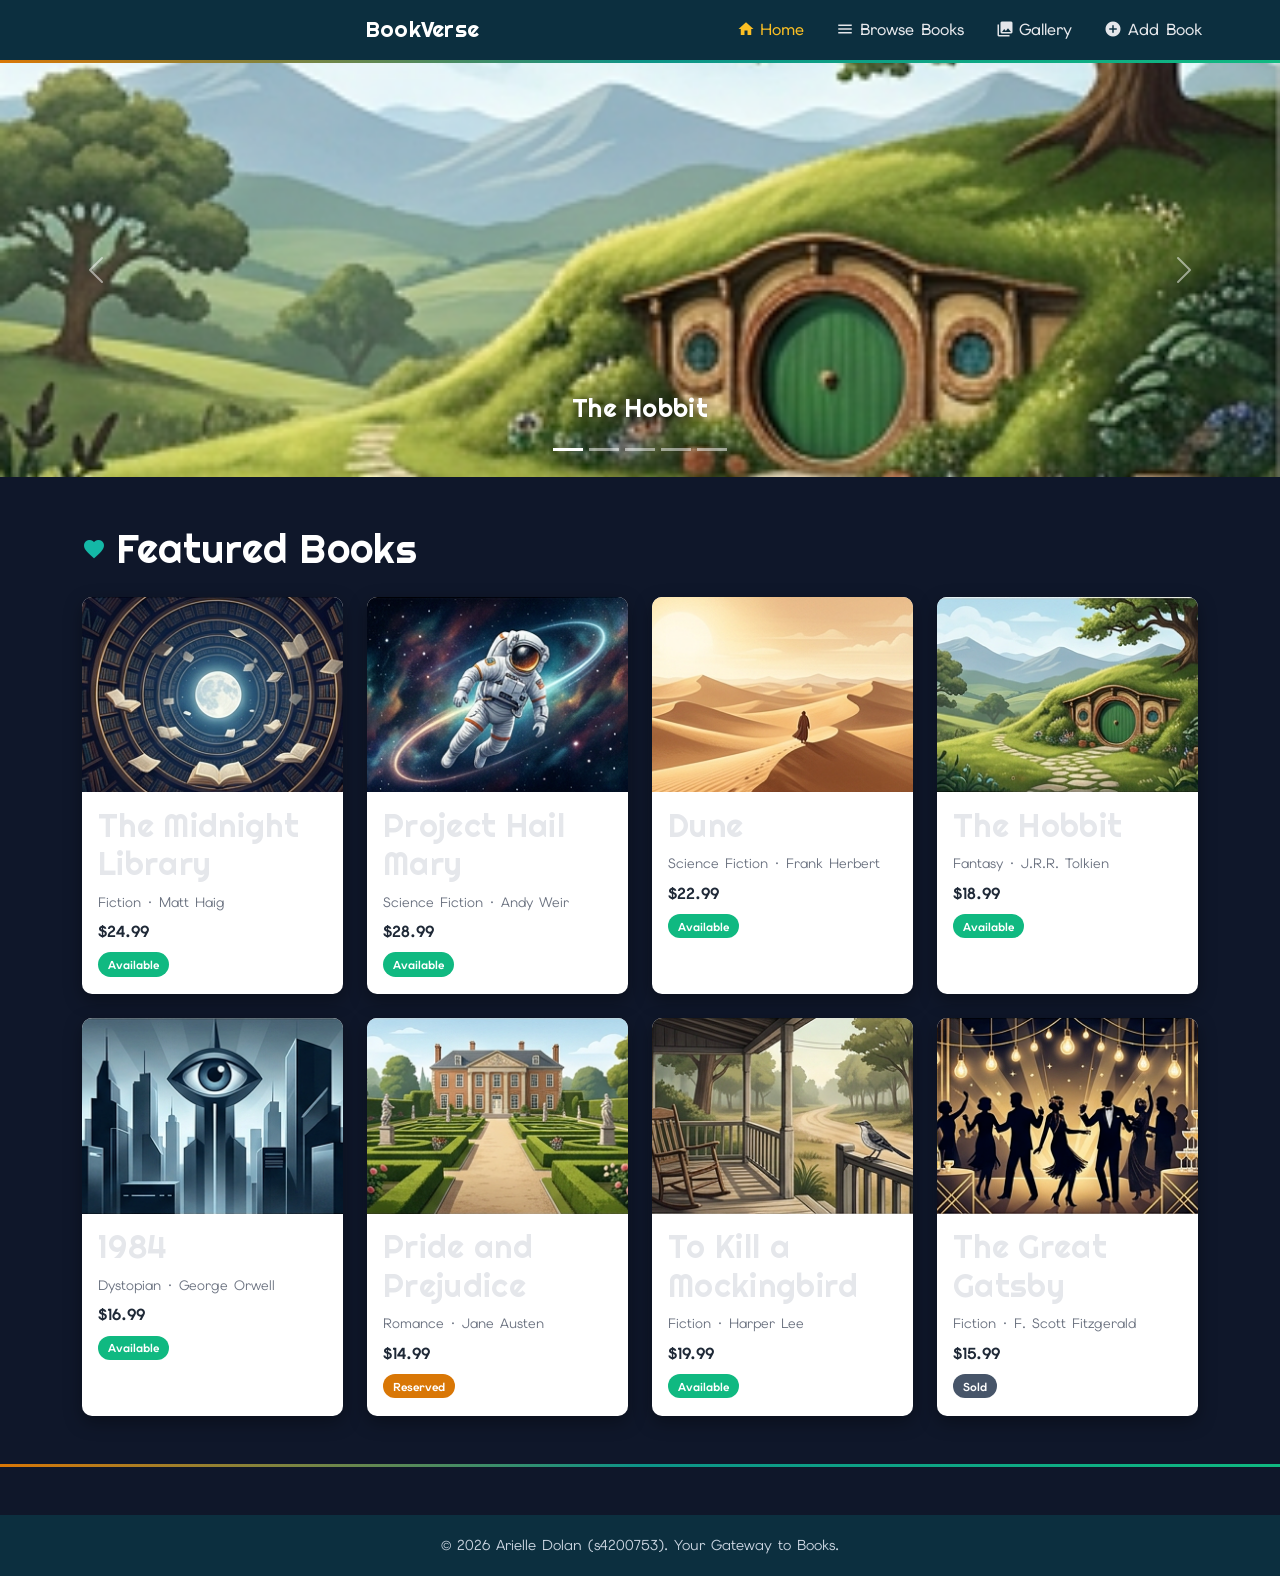
<file: index.html>
<!DOCTYPE html>
<html lang="en">
<head>
  <meta charset="UTF-8">
  <meta name="viewport" content="width=device-width, initial-scale=1.0">
  <title>BookVerse | Home</title>
  <link rel="icon" type="image/svg+xml" href="assets/images/favicon.svg">

  <link rel="preconnect" href="https://fonts.googleapis.com">
  <link href="https://fonts.googleapis.com/css2?family=Righteous&family=Elms+Sans:wght@400;500;600;700&display=swap" rel="stylesheet">
  <link href="https://fonts.googleapis.com/icon?family=Material+Icons" rel="stylesheet">

  <link href="https://cdn.jsdelivr.net/npm/bootstrap@5.3.3/dist/css/bootstrap.min.css" rel="stylesheet">
  <link rel="stylesheet" href="assets/css/style.css">
</head>
<body>

  <!-- ============================= HEADER ============================= -->
  <header class="site-header">
    <nav class="navbar navbar-expand-lg navbar-dark container py-2">
      <a class="navbar-brand brand" href="index.html">
        <span class="material-icons" aria-hidden="true">auto_stories</span>
        BookVerse
      </a>
      <button class="navbar-toggler" type="button" data-bs-toggle="collapse" data-bs-target="#mainNav" aria-controls="mainNav" aria-expanded="false" aria-label="Toggle navigation">
        <span class="navbar-toggler-icon"></span>
      </button>
      <div class="collapse navbar-collapse justify-content-end" id="mainNav">
        <ul class="navbar-nav gap-lg-3">
          <li class="nav-item"><a class="nav-link active" aria-current="page" href="index.html"><span class="material-icons">home</span>Home</a></li>
          <li class="nav-item"><a class="nav-link" href="books.html"><span class="material-icons">menu</span>Browse Books</a></li>
          <li class="nav-item"><a class="nav-link" href="gallery.html"><span class="material-icons">photo_library</span>Gallery</a></li>
          <li class="nav-item"><a class="nav-link" href="add.html"><span class="material-icons">add_circle</span>Add Book</a></li>
        </ul>
      </div>
    </nav>
  </header>
  <div class="gradient-rule"></div>

  <!-- ============================= MAIN ============================= -->
  <main>

    <!-- Hero carousel -->
    <div id="heroCarousel" class="carousel slide hero-carousel" data-bs-ride="carousel">
      <div class="carousel-indicators">
        <button type="button" data-bs-target="#heroCarousel" data-bs-slide-to="0" class="active" aria-current="true" aria-label="Slide 1"></button>
        <button type="button" data-bs-target="#heroCarousel" data-bs-slide-to="1" aria-label="Slide 2"></button>
        <button type="button" data-bs-target="#heroCarousel" data-bs-slide-to="2" aria-label="Slide 3"></button>
        <button type="button" data-bs-target="#heroCarousel" data-bs-slide-to="3" aria-label="Slide 4"></button>
        <button type="button" data-bs-target="#heroCarousel" data-bs-slide-to="4" aria-label="Slide 5"></button>
      </div>
      <div class="carousel-inner">
        <div class="carousel-item active">
          <img src="assets/images/covers/4.png" alt="The Hobbit">
          <div class="carousel-caption"><h2>The Hobbit</h2></div>
        </div>
        <div class="carousel-item">
          <img src="assets/images/covers/3.png" alt="Dune">
          <div class="carousel-caption"><h2>Dune</h2></div>
        </div>
        <div class="carousel-item">
          <img src="assets/images/covers/1.png" alt="The Midnight Library">
          <div class="carousel-caption"><h2>The Midnight Library</h2></div>
        </div>
        <div class="carousel-item">
          <img src="assets/images/covers/5.png" alt="1984">
          <div class="carousel-caption"><h2>1984</h2></div>
        </div>
        <div class="carousel-item">
          <img src="assets/images/covers/9.png" alt="Educated">
          <div class="carousel-caption"><h2>Educated</h2></div>
        </div>
      </div>
      <button class="carousel-control-prev" type="button" data-bs-target="#heroCarousel" data-bs-slide="prev">
        <span class="carousel-control-prev-icon" aria-hidden="true"></span>
        <span class="visually-hidden">Previous</span>
      </button>
      <button class="carousel-control-next" type="button" data-bs-target="#heroCarousel" data-bs-slide="next">
        <span class="carousel-control-next-icon" aria-hidden="true"></span>
        <span class="visually-hidden">Next</span>
      </button>
    </div>

    <!-- Featured books -->
    <section class="container py-5">
      <h1 class="section-title"><span class="material-icons">favorite</span>Featured Books</h1>

      <div class="row g-4">

        <div class="col-12 col-sm-6 col-lg-3">
          <div class="book-card">
            <img src="assets/images/covers/1.png" alt="The Midnight Library" data-gallery-img data-title="The Midnight Library by Matt Haig">
            <div class="card-body">
              <h2>The Midnight Library</h2>
              <p>Fiction &middot; Matt Haig</p>
              <span class="price">$24.99</span>
              <span class="status-badge" data-status="Available">Available</span>
            </div>
          </div>
        </div>

        <div class="col-12 col-sm-6 col-lg-3">
          <div class="book-card">
            <img src="assets/images/covers/2.png" alt="Project Hail Mary" data-gallery-img data-title="Project Hail Mary by Andy Weir">
            <div class="card-body">
              <h2>Project Hail Mary</h2>
              <p>Science Fiction &middot; Andy Weir</p>
              <span class="price">$28.99</span>
              <span class="status-badge" data-status="Available">Available</span>
            </div>
          </div>
        </div>

        <div class="col-12 col-sm-6 col-lg-3">
          <div class="book-card">
            <img src="assets/images/covers/3.png" alt="Dune" data-gallery-img data-title="Dune by Frank Herbert">
            <div class="card-body">
              <h2>Dune</h2>
              <p>Science Fiction &middot; Frank Herbert</p>
              <span class="price">$22.99</span>
              <span class="status-badge" data-status="Available">Available</span>
            </div>
          </div>
        </div>

        <div class="col-12 col-sm-6 col-lg-3">
          <div class="book-card">
            <img src="assets/images/covers/4.png" alt="The Hobbit" data-gallery-img data-title="The Hobbit by J.R.R. Tolkien">
            <div class="card-body">
              <h2>The Hobbit</h2>
              <p>Fantasy &middot; J.R.R. Tolkien</p>
              <span class="price">$18.99</span>
              <span class="status-badge" data-status="Available">Available</span>
            </div>
          </div>
        </div>

        <div class="col-12 col-sm-6 col-lg-3">
          <div class="book-card">
            <img src="assets/images/covers/5.png" alt="1984" data-gallery-img data-title="1984 by George Orwell">
            <div class="card-body">
              <h2>1984</h2>
              <p>Dystopian &middot; George Orwell</p>
              <span class="price">$16.99</span>
              <span class="status-badge" data-status="Available">Available</span>
            </div>
          </div>
        </div>

        <div class="col-12 col-sm-6 col-lg-3">
          <div class="book-card">
            <img src="assets/images/covers/6.png" alt="Pride and Prejudice" data-gallery-img data-title="Pride and Prejudice by Jane Austen">
            <div class="card-body">
              <h2>Pride and Prejudice</h2>
              <p>Romance &middot; Jane Austen</p>
              <span class="price">$14.99</span>
              <span class="status-badge" data-status="Reserved">Reserved</span>
            </div>
          </div>
        </div>

        <div class="col-12 col-sm-6 col-lg-3">
          <div class="book-card">
            <img src="assets/images/covers/7.png" alt="To Kill a Mockingbird" data-gallery-img data-title="To Kill a Mockingbird by Harper Lee">
            <div class="card-body">
              <h2>To Kill a Mockingbird</h2>
              <p>Fiction &middot; Harper Lee</p>
              <span class="price">$19.99</span>
              <span class="status-badge" data-status="Available">Available</span>
            </div>
          </div>
        </div>

        <div class="col-12 col-sm-6 col-lg-3">
          <div class="book-card">
            <img src="assets/images/covers/8.png" alt="The Great Gatsby" data-gallery-img data-title="The Great Gatsby by F. Scott Fitzgerald">
            <div class="card-body">
              <h2>The Great Gatsby</h2>
              <p>Fiction &middot; F. Scott Fitzgerald</p>
              <span class="price">$15.99</span>
              <span class="status-badge" data-status="Sold">Sold</span>
            </div>
          </div>
        </div>

      </div>
    </section>

  </main>

  <!-- Shared modal -->
  <div class="modal fade" id="imageModal" tabindex="-1" role="dialog" aria-labelledby="imageModalLabel" aria-hidden="true">
    <div class="modal-dialog modal-dialog-centered modal-lg">
      <div class="modal-content">
        <div class="modal-header">
          <h3 class="modal-title" id="imageModalLabel">Book cover</h3>
          <button type="button" class="btn-close" data-bs-dismiss="modal" aria-label="Close"></button>
        </div>
        <div class="modal-body text-center">
          <img id="imageModalImg" src="assets/images/covers/1.png" alt="Selected book cover" class="img-fluid rounded">
        </div>
        <div class="modal-footer justify-content-between">
          <button type="button" class="btn btn-secondary" id="modalPrevBtn">&lsaquo; Previous</button>
          <button type="button" class="btn btn-brand" id="modalNextBtn">Next &rsaquo;</button>
        </div>
      </div>
    </div>
  </div>

  <!-- ============================= FOOTER ============================= -->
  <div class="gradient-rule"></div>
  <footer class="site-footer">
    <p class="mb-0">&copy; 2026 Arielle Dolan (s4200753). Your Gateway to Books.</p>
  </footer>

  <script src="https://cdn.jsdelivr.net/npm/bootstrap@5.3.3/dist/js/bootstrap.bundle.min.js"></script>
  <script src="assets/js/scripts.js"></script>
</body>
</html>
</file>
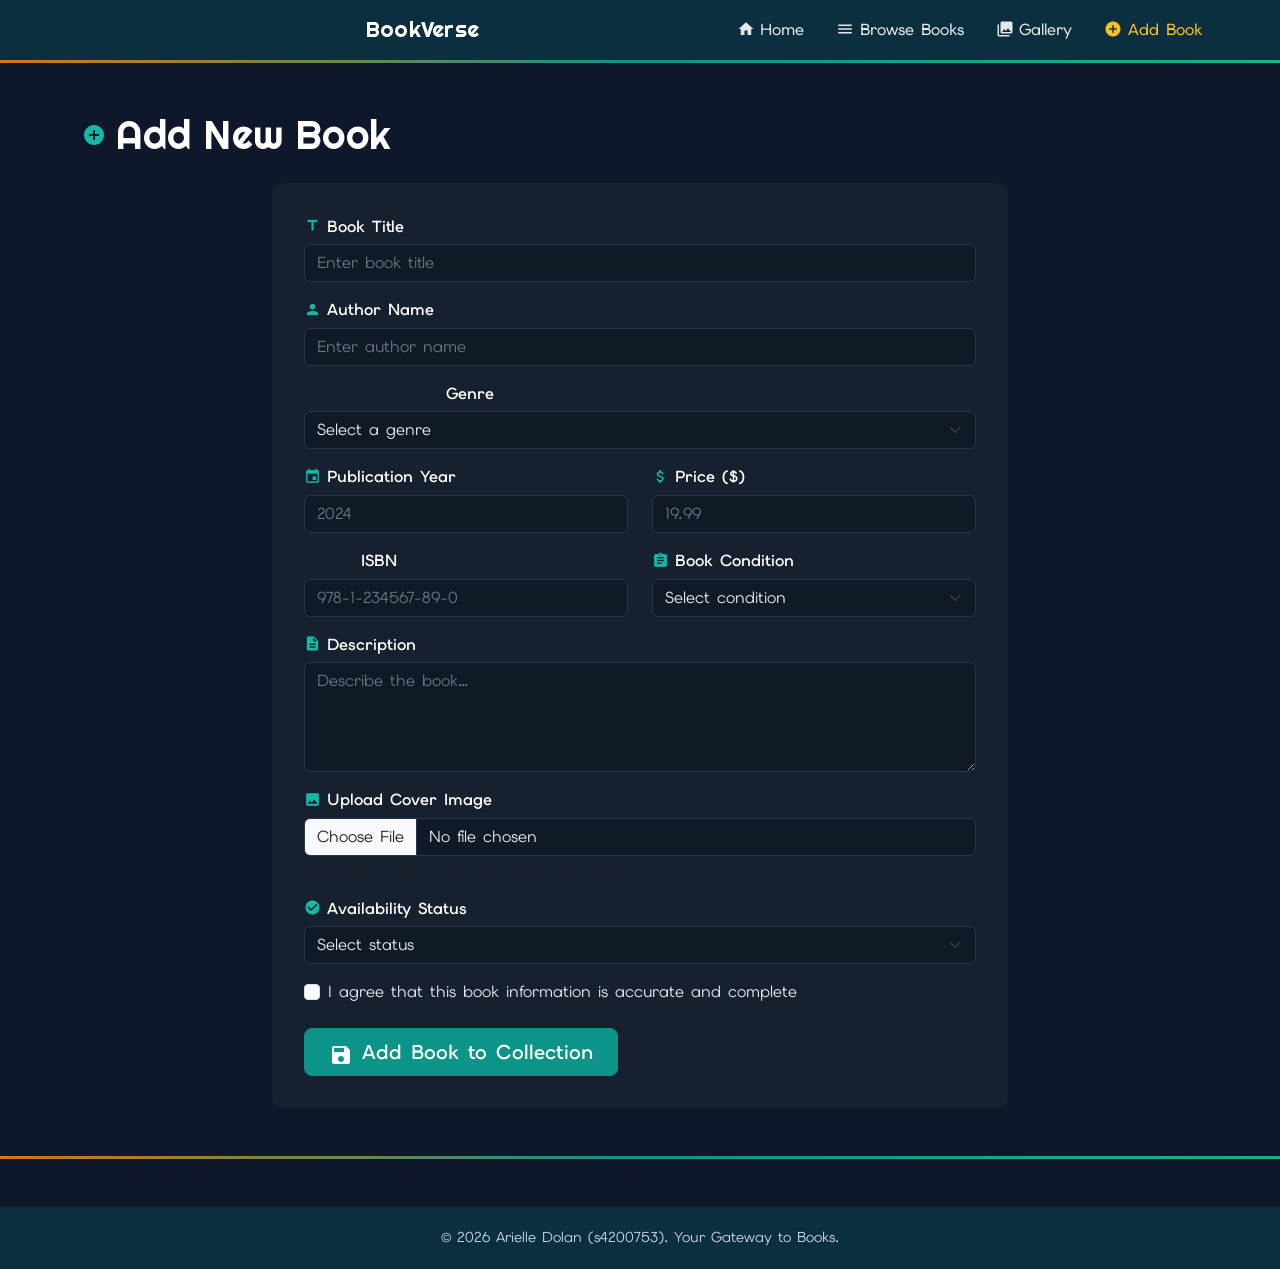
<file: add.html>
<!DOCTYPE html>
<html lang="en">
<head>
  <meta charset="UTF-8">
  <meta name="viewport" content="width=device-width, initial-scale=1.0">
  <title>BookVerse | Add a Book</title>
  <link rel="icon" type="image/svg+xml" href="assets/images/favicon.svg">

  <link rel="preconnect" href="https://fonts.googleapis.com">
  <link href="https://fonts.googleapis.com/css2?family=Righteous&family=Elms+Sans:wght@400;500;600;700&display=swap" rel="stylesheet">
  <link href="https://fonts.googleapis.com/icon?family=Material+Icons" rel="stylesheet">

  <link href="https://cdn.jsdelivr.net/npm/bootstrap@5.3.3/dist/css/bootstrap.min.css" rel="stylesheet">
  <link rel="stylesheet" href="assets/css/style.css">
</head>
<body>

  <header class="site-header">
    <nav class="navbar navbar-expand-lg navbar-dark container py-2">
      <a class="navbar-brand brand" href="index.html">
        <span class="material-icons" aria-hidden="true">auto_stories</span>
        BookVerse
      </a>
      <button class="navbar-toggler" type="button" data-bs-toggle="collapse" data-bs-target="#mainNav" aria-controls="mainNav" aria-expanded="false" aria-label="Toggle navigation">
        <span class="navbar-toggler-icon"></span>
      </button>
      <div class="collapse navbar-collapse justify-content-end" id="mainNav">
        <ul class="navbar-nav gap-lg-3">
          <li class="nav-item"><a class="nav-link" href="index.html"><span class="material-icons">home</span>Home</a></li>
          <li class="nav-item"><a class="nav-link" href="books.html"><span class="material-icons">menu</span>Browse Books</a></li>
          <li class="nav-item"><a class="nav-link" href="gallery.html"><span class="material-icons">photo_library</span>Gallery</a></li>
          <li class="nav-item"><a class="nav-link active" aria-current="page" href="add.html"><span class="material-icons">add_circle</span>Add Book</a></li>
        </ul>
      </div>
    </nav>
  </header>
  <div class="gradient-rule"></div>

  <main class="container py-5">
    <h1 class="section-title"><span class="material-icons">add_circle</span>Add New Book</h1>

    <div class="alert alert-success d-none" id="formSuccessAlert" role="alert">
      <span class="material-icons align-middle" aria-hidden="true">check_circle</span>
      Thanks — your book has been added to the collection (demo only, not saved).
    </div>

    <div class="row justify-content-center">
      <div class="col-lg-8">
        <form id="addBookForm" class="form-panel" novalidate>

          <div class="mb-3">
            <label for="title"><span class="material-icons">title</span>Book Title</label>
            <input type="text" class="form-control" id="title" name="title" placeholder="Enter book title" required minlength="2" maxlength="150">
            <div class="invalid-feedback">Please enter the book's title.</div>
          </div>

          <div class="mb-3">
            <label for="author"><span class="material-icons">person</span>Author Name</label>
            <input type="text" class="form-control" id="author" name="author" placeholder="Enter author name" required minlength="2" maxlength="120">
            <div class="invalid-feedback">Please enter the author's name.</div>
          </div>

          <div class="mb-3">
            <label for="genre"><span class="material-icons">category</span>Genre</label>
            <select class="form-select" id="genre" name="genre" required>
              <option value="" selected disabled>Select a genre</option>
              <option>Fiction</option>
              <option>Science Fiction</option>
              <option>Fantasy</option>
              <option>Dystopian</option>
              <option>Romance</option>
              <option>Memoir</option>
              <option>Self-Help</option>
              <option>Non-Fiction</option>
            </select>
            <div class="invalid-feedback">Please select a genre.</div>
          </div>

          <div class="row">
            <div class="col-md-6 mb-3">
              <label for="year"><span class="material-icons">event</span>Publication Year</label>
              <input type="number" class="form-control" id="year" name="year" placeholder="2024" required min="1000" max="2026">
              <div class="invalid-feedback">Enter a valid publication year.</div>
            </div>
            <div class="col-md-6 mb-3">
              <label for="price"><span class="material-icons">attach_money</span>Price ($)</label>
              <input type="number" class="form-control" id="price" name="price" placeholder="19.99" required min="0" step="0.01">
              <div class="invalid-feedback">Enter a price of $0 or more.</div>
            </div>
          </div>

          <div class="row">
            <div class="col-md-6 mb-3">
              <label for="isbn"><span class="material-icons">tag</span>ISBN</label>
              <input type="text" class="form-control" id="isbn" name="isbn" placeholder="978-1-234567-89-0" required pattern="^[0-9\-]{10,17}$">
              <div class="invalid-feedback">Enter a valid ISBN (digits and hyphens only).</div>
            </div>
            <div class="col-md-6 mb-3">
              <label for="condition"><span class="material-icons">assignment</span>Book Condition</label>
              <select class="form-select" id="condition" name="condition" required>
                <option value="" selected disabled>Select condition</option>
                <option>New</option>
                <option>Like New</option>
                <option>Good</option>
                <option>Fair</option>
                <option>Well-loved</option>
              </select>
              <div class="invalid-feedback">Please select a condition.</div>
            </div>
          </div>

          <div class="mb-3">
            <label for="description"><span class="material-icons">description</span>Description</label>
            <textarea class="form-control" id="description" name="description" rows="4" placeholder="Describe the book…" required minlength="10" maxlength="600"></textarea>
            <div class="invalid-feedback">Add a short description (at least 10 characters).</div>
          </div>

          <div class="mb-3">
            <label for="image_path"><span class="material-icons">image</span>Upload Cover Image</label>
            <input type="file" class="form-control" id="image_path" name="image_path" accept=".jpg,.jpeg,.png,.gif,.webp" required>
            <div class="form-text">Accepted formats: JPG, JPEG, PNG, GIF, WEBP.</div>
            <div class="invalid-feedback" id="imagePathFeedback">Please choose an image file.</div>
            <div id="fileSelectedLabel" class="text-success small mt-1"></div>
            <img id="imagePreview" class="image-preview" src="assets/images/covers/1.png" alt="Cover preview">
          </div>

          <div class="mb-3">
            <label for="status"><span class="material-icons">check_circle</span>Availability Status</label>
            <select class="form-select" id="status" name="status" required>
            <option value="" selected disabled>Select status</option>
              <option>Available</option>
              <option>Reserved</option>
              <option>Sold</option>
            </select>
          </div>

          <div class="form-check mb-4">
            <input class="form-check-input" type="checkbox" id="confirmAccurate" required>
            <label class="form-check-label" for="confirmAccurate">
              I agree that this book information is accurate and complete
            </label>
            <div class="invalid-feedback">You must confirm before submitting.</div>
          </div>

          <button type="submit" class="btn btn-brand btn-lg px-4">
            <span class="material-icons align-middle" aria-hidden="true">save</span>
            Add Book to Collection
          </button>
        </form>
      </div>
    </div>
  </main>

  <div class="gradient-rule"></div>
  <footer class="site-footer">
    <p class="mb-0">&copy; 2026 Arielle Dolan (s4200753). Your Gateway to Books.</p>
  </footer>

  <script src="https://cdn.jsdelivr.net/npm/bootstrap@5.3.3/dist/js/bootstrap.bundle.min.js"></script>
  <script src="assets/js/scripts.js"></script>
</body>
</html>
</file>
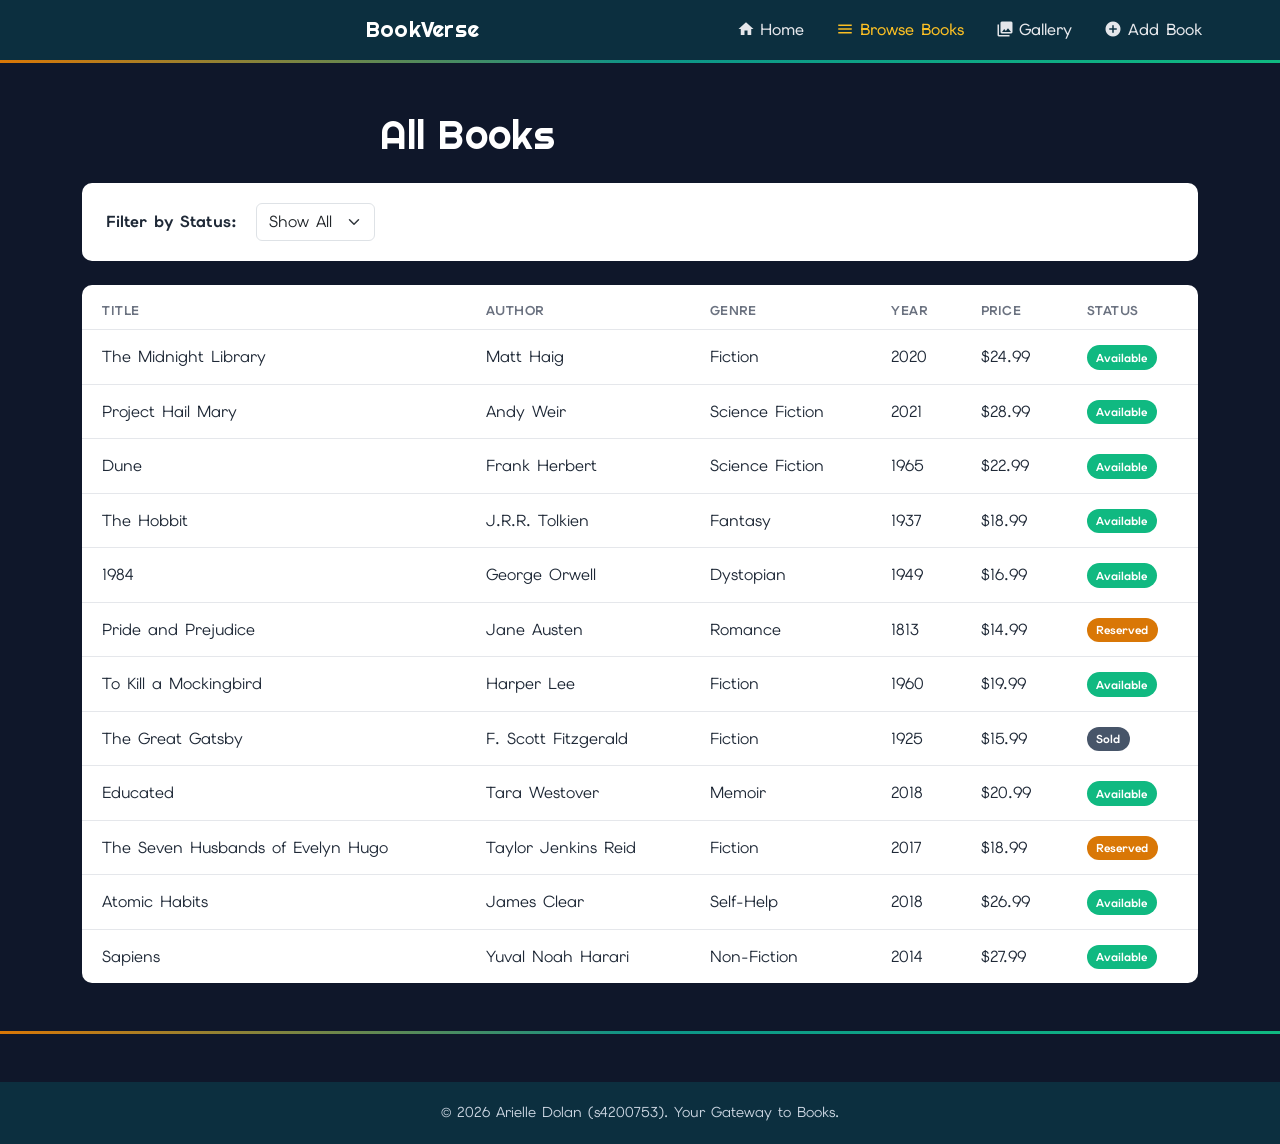
<file: books.html>
<!DOCTYPE html>
<html lang="en">
<head>
  <meta charset="UTF-8">
  <meta name="viewport" content="width=device-width, initial-scale=1.0">
  <title>BookVerse | Browse Books</title>
  <link rel="icon" type="image/svg+xml" href="assets/images/favicon.svg">

  <link rel="preconnect" href="https://fonts.googleapis.com">
  <link href="https://fonts.googleapis.com/css2?family=Righteous&family=Elms+Sans:wght@400;500;600;700&display=swap" rel="stylesheet">
  <link href="https://fonts.googleapis.com/icon?family=Material+Icons" rel="stylesheet">

  <link href="https://cdn.jsdelivr.net/npm/bootstrap@5.3.3/dist/css/bootstrap.min.css" rel="stylesheet">
  <link rel="stylesheet" href="assets/css/style.css">
</head>
<body>

  <header class="site-header">
    <nav class="navbar navbar-expand-lg navbar-dark container py-2">
      <a class="navbar-brand brand" href="index.html">
        <span class="material-icons" aria-hidden="true">auto_stories</span>
        BookVerse
      </a>
      <button class="navbar-toggler" type="button" data-bs-toggle="collapse" data-bs-target="#mainNav" aria-controls="mainNav" aria-expanded="false" aria-label="Toggle navigation">
        <span class="navbar-toggler-icon"></span>
      </button>
      <div class="collapse navbar-collapse justify-content-end" id="mainNav">
        <ul class="navbar-nav gap-lg-3">
          <li class="nav-item"><a class="nav-link" href="index.html"><span class="material-icons">home</span>Home</a></li>
          <li class="nav-item"><a class="nav-link active" aria-current="page" href="books.html"><span class="material-icons">menu</span>Browse Books</a></li>
          <li class="nav-item"><a class="nav-link" href="gallery.html"><span class="material-icons">photo_library</span>Gallery</a></li>
          <li class="nav-item"><a class="nav-link" href="add.html"><span class="material-icons">add_circle</span>Add Book</a></li>
        </ul>
      </div>
    </nav>
  </header>
  <div class="gradient-rule"></div>

  <main class="container py-5">
    <h1 class="section-title"><span class="material-icons">auto_stories</span>All Books</h1>

    <div class="filter-panel mb-4">
      <label for="statusFilter">Filter by Status:</label>
      <select id="statusFilter" class="form-select" aria-label="Filter books by status">
        <option value="All" selected>Show All</option>
        <option value="Available">Available</option>
        <option value="Reserved">Reserved</option>
        <option value="Sold">Sold</option>
      </select>
    </div>

    <div class="table-panel table-responsive">
      <table class="books-table">
        <thead>
          <tr>
            <th>Title</th>
            <th>Author</th>
            <th>Genre</th>
            <th>Year</th>
            <th>Price</th>
            <th>Status</th>
          </tr>
        </thead>
        <tbody>
          <tr data-status="Available">
            <td>The Midnight Library</td><td>Matt Haig</td><td>Fiction</td><td>2020</td><td>$24.99</td>
            <td><span class="status-badge" data-status="Available">Available</span></td>
          </tr>
          <tr data-status="Available">
            <td>Project Hail Mary</td><td>Andy Weir</td><td>Science Fiction</td><td>2021</td><td>$28.99</td>
            <td><span class="status-badge" data-status="Available">Available</span></td>
          </tr>
          <tr data-status="Available">
            <td>Dune</td><td>Frank Herbert</td><td>Science Fiction</td><td>1965</td><td>$22.99</td>
            <td><span class="status-badge" data-status="Available">Available</span></td>
          </tr>
          <tr data-status="Available">
            <td>The Hobbit</td><td>J.R.R. Tolkien</td><td>Fantasy</td><td>1937</td><td>$18.99</td>
            <td><span class="status-badge" data-status="Available">Available</span></td>
          </tr>
          <tr data-status="Available">
            <td>1984</td><td>George Orwell</td><td>Dystopian</td><td>1949</td><td>$16.99</td>
            <td><span class="status-badge" data-status="Available">Available</span></td>
          </tr>
          <tr data-status="Reserved">
            <td>Pride and Prejudice</td><td>Jane Austen</td><td>Romance</td><td>1813</td><td>$14.99</td>
            <td><span class="status-badge" data-status="Reserved">Reserved</span></td>
          </tr>
          <tr data-status="Available">
            <td>To Kill a Mockingbird</td><td>Harper Lee</td><td>Fiction</td><td>1960</td><td>$19.99</td>
            <td><span class="status-badge" data-status="Available">Available</span></td>
          </tr>
          <tr data-status="Sold">
            <td>The Great Gatsby</td><td>F. Scott Fitzgerald</td><td>Fiction</td><td>1925</td><td>$15.99</td>
            <td><span class="status-badge" data-status="Sold">Sold</span></td>
          </tr>
          <tr data-status="Available">
            <td>Educated</td><td>Tara Westover</td><td>Memoir</td><td>2018</td><td>$20.99</td>
            <td><span class="status-badge" data-status="Available">Available</span></td>
          </tr>
          <tr data-status="Reserved">
            <td>The Seven Husbands of Evelyn Hugo</td><td>Taylor Jenkins Reid</td><td>Fiction</td><td>2017</td><td>$18.99</td>
            <td><span class="status-badge" data-status="Reserved">Reserved</span></td>
          </tr>
          <tr data-status="Available">
            <td>Atomic Habits</td><td>James Clear</td><td>Self-Help</td><td>2018</td><td>$26.99</td>
            <td><span class="status-badge" data-status="Available">Available</span></td>
          </tr>
          <tr data-status="Available">
            <td>Sapiens</td><td>Yuval Noah Harari</td><td>Non-Fiction</td><td>2014</td><td>$27.99</td>
            <td><span class="status-badge" data-status="Available">Available</span></td>
          </tr>
        </tbody>
      </table>
    </div>
  </main>

  <div class="gradient-rule"></div>
  <footer class="site-footer">
    <p class="mb-0">&copy; 2026 Arielle Dolan (s4200753). Your Gateway to Books.</p>
  </footer>

  <script src="https://cdn.jsdelivr.net/npm/bootstrap@5.3.3/dist/js/bootstrap.bundle.min.js"></script>
  <script src="assets/js/scripts.js"></script>
</body>
</html>
</file>
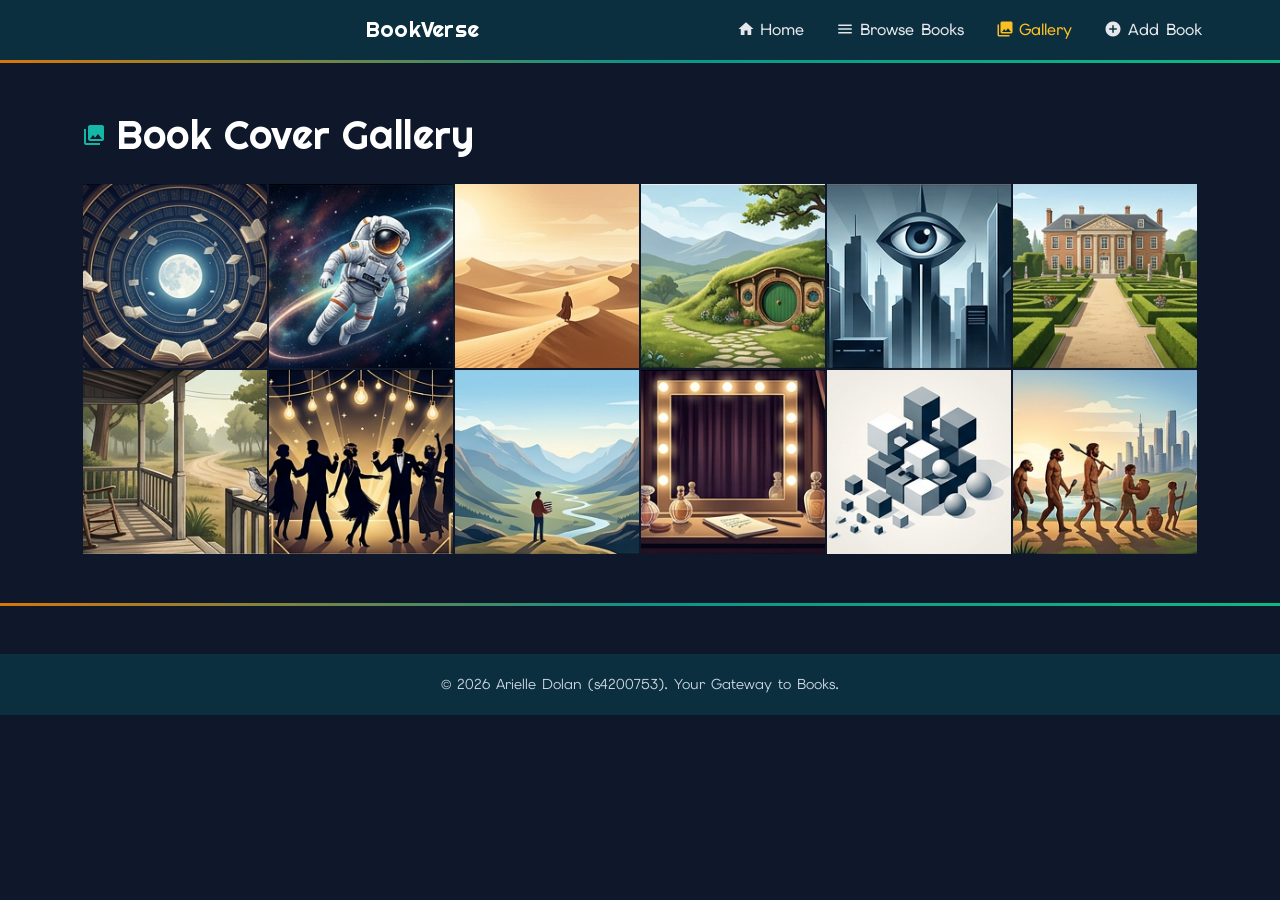
<file: gallery.html>
<!DOCTYPE html>
<html lang="en">
<head>
  <meta charset="UTF-8">
  <meta name="viewport" content="width=device-width, initial-scale=1.0">
  <title>BookVerse | Gallery</title>
  <link rel="icon" type="image/svg+xml" href="assets/images/favicon.svg">

  <link rel="preconnect" href="https://fonts.googleapis.com">
  <link href="https://fonts.googleapis.com/css2?family=Righteous&family=Elms+Sans:wght@400;500;600;700&display=swap" rel="stylesheet">
  <link href="https://fonts.googleapis.com/icon?family=Material+Icons" rel="stylesheet">

  <link href="https://cdn.jsdelivr.net/npm/bootstrap@5.3.3/dist/css/bootstrap.min.css" rel="stylesheet">
  <link rel="stylesheet" href="assets/css/style.css">
</head>
<body>

  <header class="site-header">
    <nav class="navbar navbar-expand-lg navbar-dark container py-2">
      <a class="navbar-brand brand" href="index.html">
        <span class="material-icons" aria-hidden="true">auto_stories</span>
        BookVerse
      </a>
      <button class="navbar-toggler" type="button" data-bs-toggle="collapse" data-bs-target="#mainNav" aria-controls="mainNav" aria-expanded="false" aria-label="Toggle navigation">
        <span class="navbar-toggler-icon"></span>
      </button>
      <div class="collapse navbar-collapse justify-content-end" id="mainNav">
        <ul class="navbar-nav gap-lg-3">
          <li class="nav-item"><a class="nav-link" href="index.html"><span class="material-icons">home</span>Home</a></li>
          <li class="nav-item"><a class="nav-link" href="books.html"><span class="material-icons">menu</span>Browse Books</a></li>
          <li class="nav-item"><a class="nav-link active" aria-current="page" href="gallery.html"><span class="material-icons">photo_library</span>Gallery</a></li>
          <li class="nav-item"><a class="nav-link" href="add.html"><span class="material-icons">add_circle</span>Add Book</a></li>
        </ul>
      </div>
    </nav>
  </header>
  <div class="gradient-rule"></div>

  <main class="container py-5">
    <h1 class="section-title"><span class="material-icons">photo_library</span>Book Cover Gallery</h1>

    <div class="gallery-grid">
      <img src="assets/images/covers/1.png" alt="The Midnight Library" data-gallery-img data-title="The Midnight Library by Matt Haig">
      <img src="assets/images/covers/2.png" alt="Project Hail Mary" data-gallery-img data-title="Project Hail Mary by Andy Weir">
      <img src="assets/images/covers/3.png" alt="Dune" data-gallery-img data-title="Dune by Frank Herbert">
      <img src="assets/images/covers/4.png" alt="The Hobbit" data-gallery-img data-title="The Hobbit by J.R.R. Tolkien">
      <img src="assets/images/covers/5.png" alt="1984" data-gallery-img data-title="1984 by George Orwell">
      <img src="assets/images/covers/6.png" alt="Pride and Prejudice" data-gallery-img data-title="Pride and Prejudice by Jane Austen">
      <img src="assets/images/covers/7.png" alt="To Kill a Mockingbird" data-gallery-img data-title="To Kill a Mockingbird by Harper Lee">
      <img src="assets/images/covers/8.png" alt="The Great Gatsby" data-gallery-img data-title="The Great Gatsby by F. Scott Fitzgerald">
      <img src="assets/images/covers/9.png" alt="Educated" data-gallery-img data-title="Educated by Tara Westover">
      <img src="assets/images/covers/10.png" alt="The Seven Husbands of Evelyn Hugo" data-gallery-img data-title="The Seven Husbands of Evelyn Hugo by Taylor Jenkins Reid">
      <img src="assets/images/covers/11.png" alt="Atomic Habits" data-gallery-img data-title="Atomic Habits by James Clear">
      <img src="assets/images/covers/12.png" alt="Sapiens" data-gallery-img data-title="Sapiens by Yuval Noah Harari">
    </div>
  </main>

  <!-- Shared modal -->
  <div class="modal fade" id="imageModal" tabindex="-1" role="dialog" aria-labelledby="imageModalLabel" aria-hidden="true">
    <div class="modal-dialog modal-dialog-centered modal-lg">
      <div class="modal-content">
        <div class="modal-header">
          <h2 class="modal-title" id="imageModalLabel">Book cover</h2>
          <button type="button" class="btn-close" data-bs-dismiss="modal" aria-label="Close"></button>
        </div>
        <div class="modal-body text-center">
          <img id="imageModalImg" src="assets/images/covers/1.png" alt="Selected book cover" class="img-fluid rounded">
        </div>
        <div class="modal-footer justify-content-between">
          <button type="button" class="btn btn-secondary" id="modalPrevBtn">&lsaquo; Previous</button>
          <button type="button" class="btn btn-brand" id="modalNextBtn">Next &rsaquo;</button>
        </div>
      </div>
    </div>
  </div>

  <div class="gradient-rule"></div>
  <footer class="site-footer">
    <p class="mb-0">&copy; 2026 Arielle Dolan (s4200753). Your Gateway to Books.</p>
  </footer>

  <script src="https://cdn.jsdelivr.net/npm/bootstrap@5.3.3/dist/js/bootstrap.bundle.min.js"></script>
  <script src="assets/js/scripts.js"></script>
</body>
</html>
</file>
<file: assets/css/style.css>
/* ==========================================================================
   BookVerse — custom stylesheet
   Colours below are the exact brand tokens from the assessment brief.
   Dark background/navbar/footer tones were sampled from the reference
   screenshots since the brief's palette only defines card/content colours.
   ========================================================================== */

:root {
  /* --- brand colours (from assessment brief) --- */
  --primary: #0d9488;
  --primary-dark: #0f766e;
  --primary-light: #14b8a6;
  --secondary: #d97706;
  --secondary-dark: #b45309;

  --accent-amber: #fbbf24;
  --accent-green: #10b981;
  --accent-slate: #475569;

  --text-dark: #1f2937;
  --text-light: #6b7280;
  --bg-light: #f9fafb;
  --bg-white: #ffffff;
  --border-colour: #e5e7eb;

  /* --- dark theme tones (matched from reference screenshots) --- */
  --bg-page: #0f172a;
  --bg-navbar: #0c2f3f;
  --bg-panel: #16202e;
  --bg-input: #101a27;

  --font-display: "Righteous", cursive;
  --font-body: "Elms Sans", "DM Sans", sans-serif;

  --radius: 10px;
}

/* -------------------------------- base ---------------------------------- */

* { box-sizing: border-box; }

html { scroll-behavior: smooth; }

body {
  font-family: var(--font-body);
  color: #e5e7eb;
  background-color: var(--bg-page);
  margin: 0;
}

h1, h2, h3, h4, h5, .brand {
  font-family: var(--font-display);
  font-weight: 400;
  letter-spacing: 0.01em;
}

a { color: var(--primary-light); text-decoration: none; }
a:hover { color: var(--accent-amber); }

/* thin brand gradient rule used under the navbar and above the footer */
.gradient-rule {
  height: 3px;
  background: linear-gradient(90deg, var(--secondary) 0%, var(--primary) 50%, var(--accent-green) 100%);
}

/* -------------------------------- header --------------------------------- */

.site-header { background-color: var(--bg-navbar); }

.navbar-brand.brand {
  color: #ffffff !important;
  font-size: 1.4rem;
  display: flex;
  align-items: center;
  gap: 0.5rem;
}

.navbar-brand .material-icons { color: var(--accent-amber); }

.site-header .nav-link {
  color: #e5e7eb !important;
  font-weight: 500;
  display: flex;
  align-items: center;
  gap: 0.35rem;
}

.site-header .nav-link .material-icons { font-size: 1.1rem; }

.site-header .nav-link.active,
.site-header .nav-link:hover { color: var(--accent-amber) !important; }

/* -------------------------------- buttons -------------------------------- */

.btn-brand {
  background-color: var(--primary);
  border-color: var(--primary);
  color: #ffffff;
  font-weight: 600;
}

.btn-brand:hover {
  background-color: var(--primary-dark);
  border-color: var(--primary-dark);
  color: #ffffff;
}

/* -------------------------------- hero / carousel ------------------------ */

.hero-carousel img {
  width: 100%;
  height: 46vh;
  min-height: 280px;
  object-fit: cover;
}

.hero-carousel .carousel-caption {
  bottom: 6%;
}

.hero-carousel .carousel-caption h2 {
  font-family: var(--font-display);
  font-size: 1.6rem;
  text-shadow: 0 2px 8px rgba(0, 0, 0, 0.6);
}

/* -------------------------------- section titles -------------------------- */

.section-title {
  display: flex;
  align-items: center;
  gap: 0.6rem;
  color: #ffffff;
  margin-bottom: 1.5rem;
}

.section-title .material-icons { color: var(--primary-light); }

/* -------------------------------- book cards (home) ------------------------ */

.book-card {
  background-color: var(--bg-white);
  border-radius: var(--radius);
  overflow: hidden;
  height: 100%;
  box-shadow: 0 6px 18px rgba(0, 0, 0, 0.35);
}

.book-card img {
  width: 100%;
  aspect-ratio: 4 / 3;
  object-fit: cover;
  cursor: pointer;
}

.book-card .card-body {
  padding: 0.9rem 1rem 1.1rem;
}

.book-card .card-body h3 {
  font-family: var(--font-body);
  font-weight: 700;
  font-size: 1rem;
  color: var(--text-dark);
  margin-bottom: 0.15rem;
}

.book-card .card-body p {
  color: var(--text-light);
  font-size: 0.85rem;
  margin-bottom: 0.5rem;
}

.book-card .card-body .price {
  font-weight: 700;
  color: var(--text-dark);
  display: block;
  margin-bottom: 0.5rem;
}

/* status badges — colour communicates status at a glance */
.status-badge {
  display: inline-block;
  padding: 0.3em 0.85em;
  border-radius: 999px;
  font-size: 0.72rem;
  font-weight: 700;
  color: #ffffff;
}

.status-badge[data-status="Available"] { background-color: var(--accent-green); }
.status-badge[data-status="Reserved"] { background-color: var(--secondary); }
.status-badge[data-status="Sold"] { background-color: var(--accent-slate); }

/* -------------------------------- books table (books.html) ----------------- */

.filter-panel,
.table-panel {
  background-color: var(--bg-white);
  border-radius: var(--radius);
  padding: 1.25rem 1.5rem;
  color: var(--text-dark);
}

.filter-panel label {
  font-weight: 700;
  margin-right: 0.75rem;
}

.filter-panel select {
  max-width: 220px;
  display: inline-block;
  width: auto;
}

.table-panel { padding: 0; }

.books-table {
  width: 100%;
  border-collapse: collapse;
  color: var(--text-dark);
}

.books-table th {
  text-align: left;
  font-size: 0.8rem;
  text-transform: uppercase;
  letter-spacing: 0.04em;
  color: var(--text-light);
  padding: 1rem 1.25rem 0.6rem;
}

.books-table td {
  padding: 0.9rem 1.25rem;
  border-top: 1px solid var(--border-colour);
  vertical-align: middle;
}

.books-table tbody tr.d-none { display: none; }

/* -------------------------------- gallery grid ----------------------------- */

.gallery-grid {
  display: grid;
  grid-template-columns: repeat(6, 1fr);
  gap: 0;
}

.gallery-grid img {
  width: 100%;
  aspect-ratio: 1 / 1;
  object-fit: cover;
  cursor: pointer;
  border: 1px solid var(--bg-page);
}

@media (max-width: 992px) {
  .gallery-grid { grid-template-columns: repeat(3, 1fr); }
}

@media (max-width: 576px) {
  .gallery-grid { grid-template-columns: repeat(2, 1fr); }
}

/* -------------------------------- modal ------------------------------------ */

#imageModal .modal-content {
  background-color: var(--bg-panel);
  color: #ffffff;
  border: none;
}

#imageModal .modal-header {
  background-color: var(--primary);
  border-bottom: none;
}

#imageModal .btn-close {
  filter: invert(1) grayscale(100%) brightness(200%);
}

#imageModal .modal-body img {
  max-height: 55vh;
  object-fit: contain;
}

/* -------------------------------- forms (add.html) -------------------------- */

.form-panel {
  background-color: var(--bg-panel);
  border-radius: var(--radius);
  padding: 2rem;
}

.form-panel label {
  color: #ffffff;
  font-weight: 600;
  display: flex;
  align-items: center;
  gap: 0.4rem;
  margin-bottom: 0.35rem;
}

.form-panel label .material-icons { font-size: 1.05rem; color: var(--primary-light); }

.form-panel .form-control,
.form-panel .form-select {
  background-color: var(--bg-input);
  border: 1px solid #26364a;
  color: #e5e7eb;
}

.form-panel .form-control::placeholder { color: #6b7280; }

.form-panel .form-control:focus,
.form-panel .form-select:focus {
  background-color: var(--bg-input);
  color: #ffffff;
  border-color: var(--primary);
  box-shadow: 0 0 0 0.2rem rgba(13, 148, 136, 0.25);
}

.form-panel .form-check-label { color: #e5e7eb; font-weight: 400; }

.image-preview {
  width: 180px;
  max-width: 100%;
  border-radius: var(--radius);
  border: 2px solid var(--primary);
  display: none;
  margin-top: 1rem;
}

.image-preview.show { display: block; }

/* -------------------------------- footer ------------------------------------ */

.site-footer {
  background-color: var(--bg-navbar);
  color: #cbd5e1;
  padding: 1.25rem 0;
  text-align: center;
  margin-top: 3rem;
  font-size: 0.9rem;
}

@media (prefers-reduced-motion: reduce) {
  html { scroll-behavior: auto; }
}
</file>
